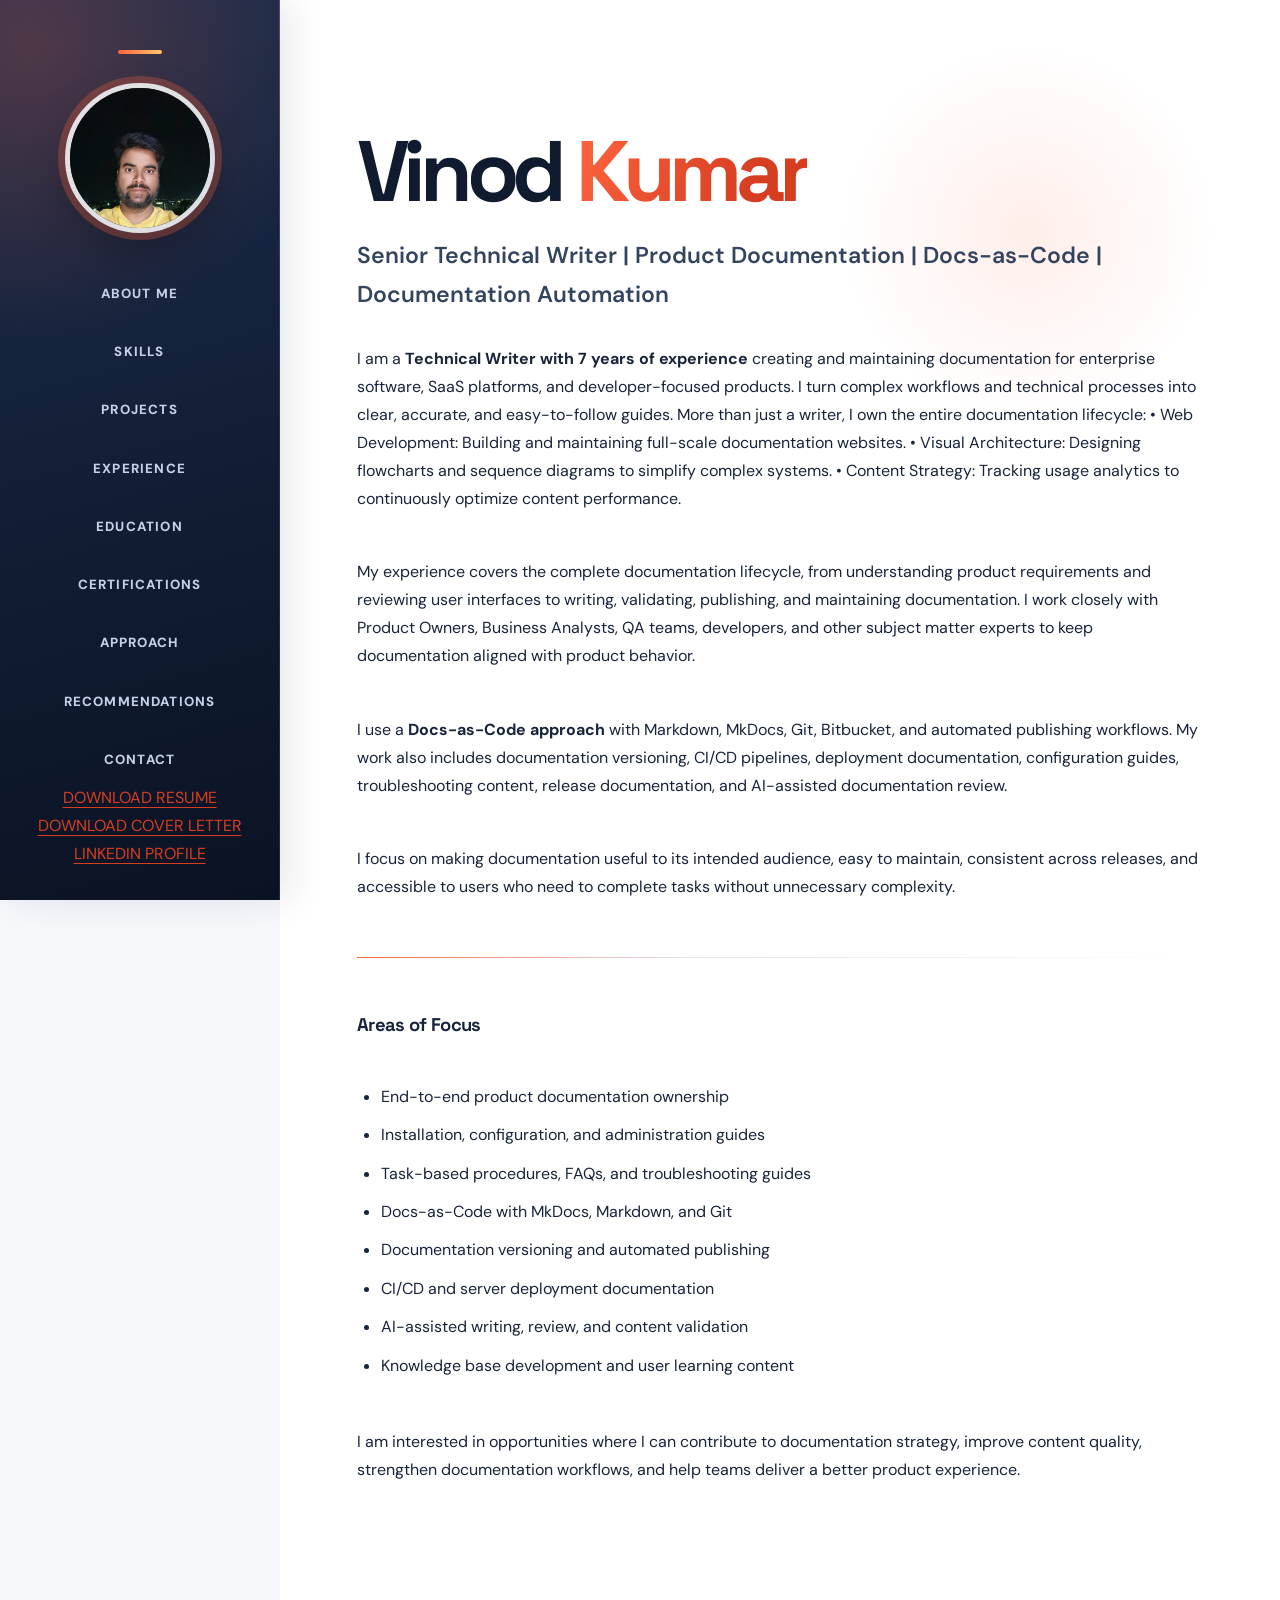
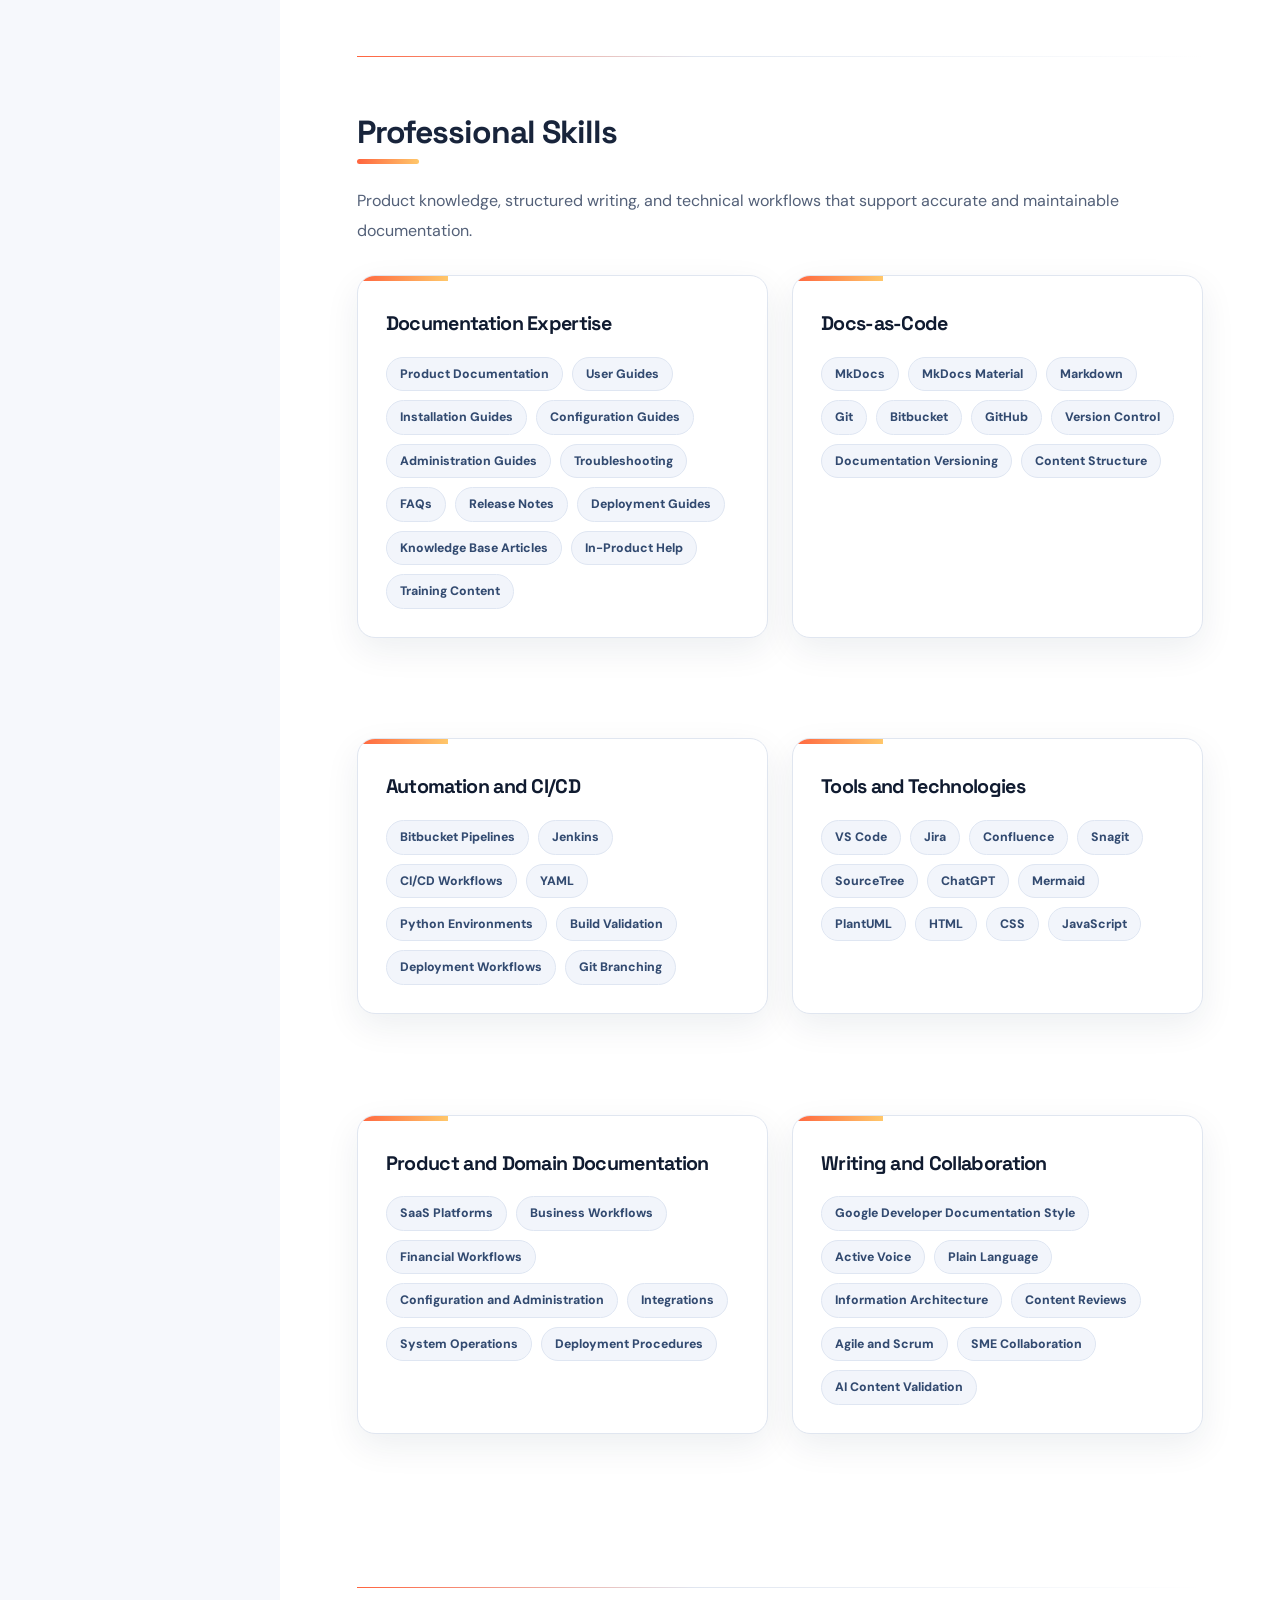
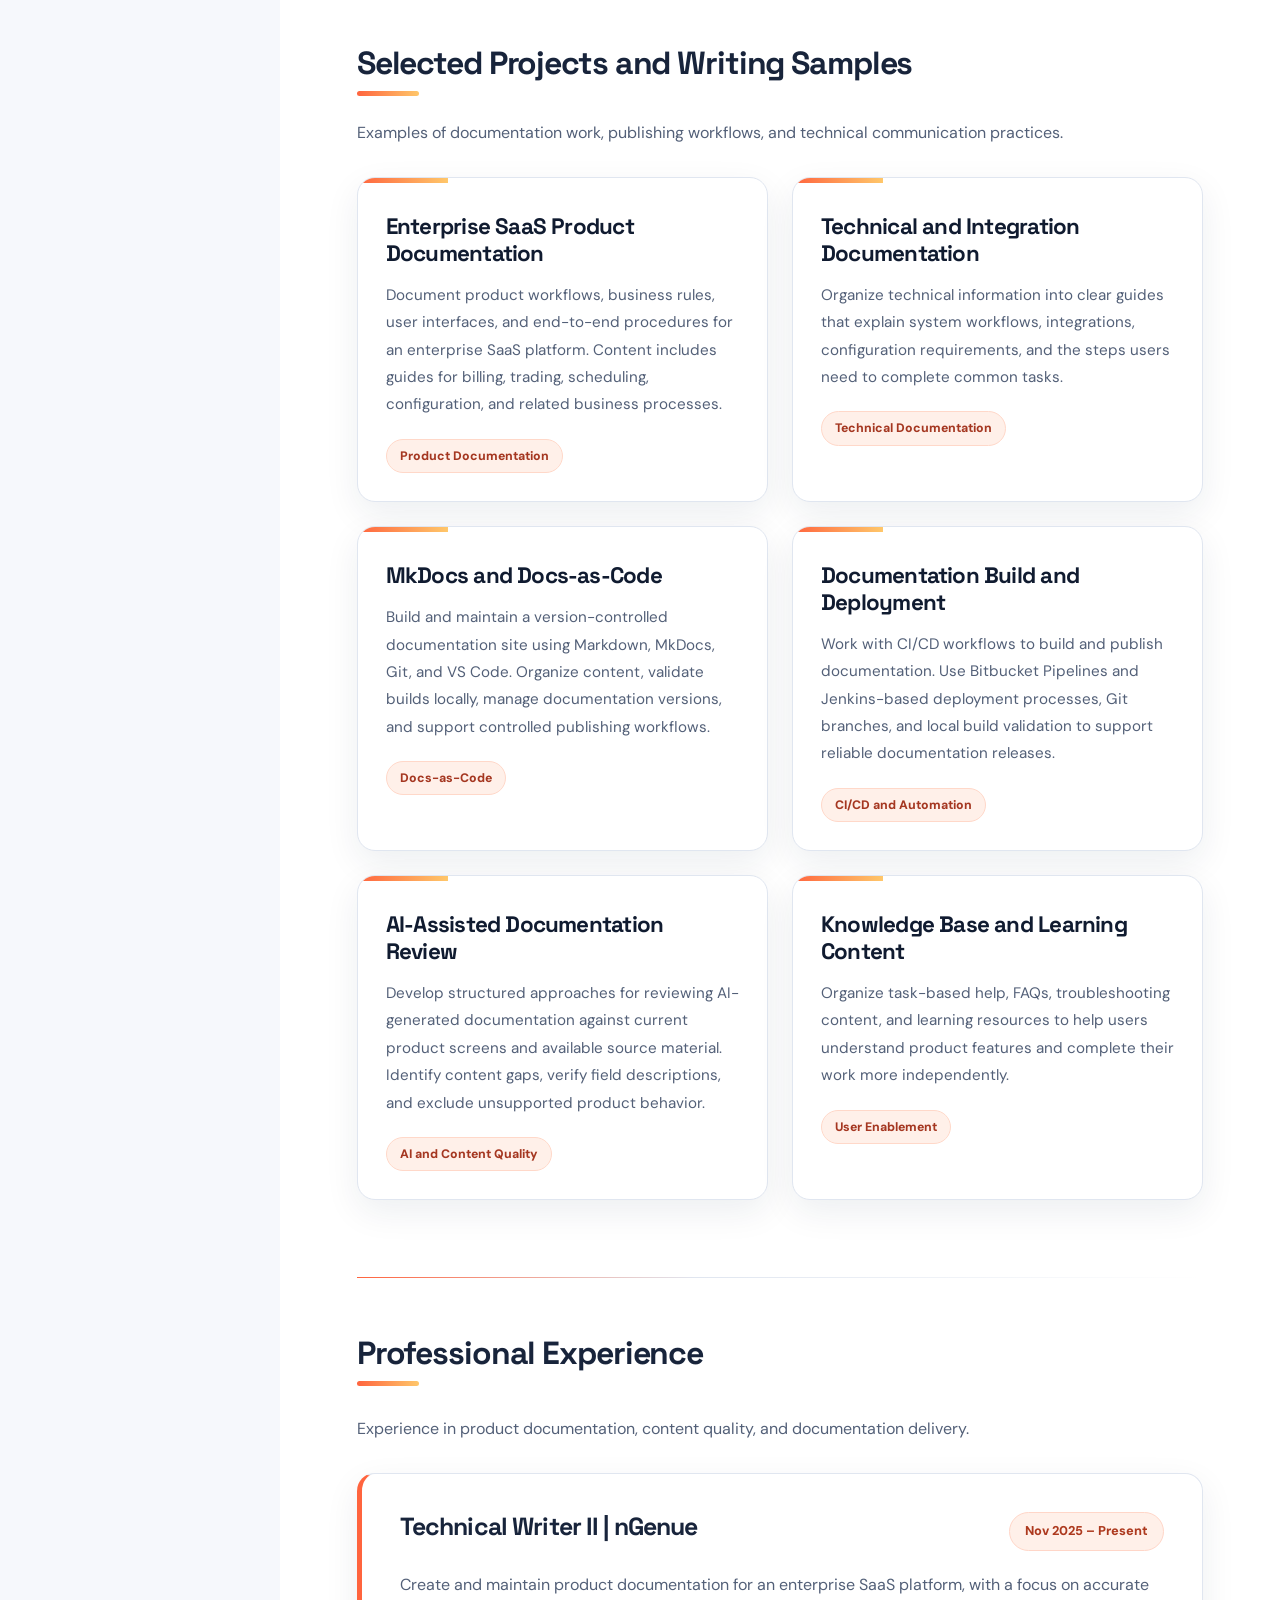
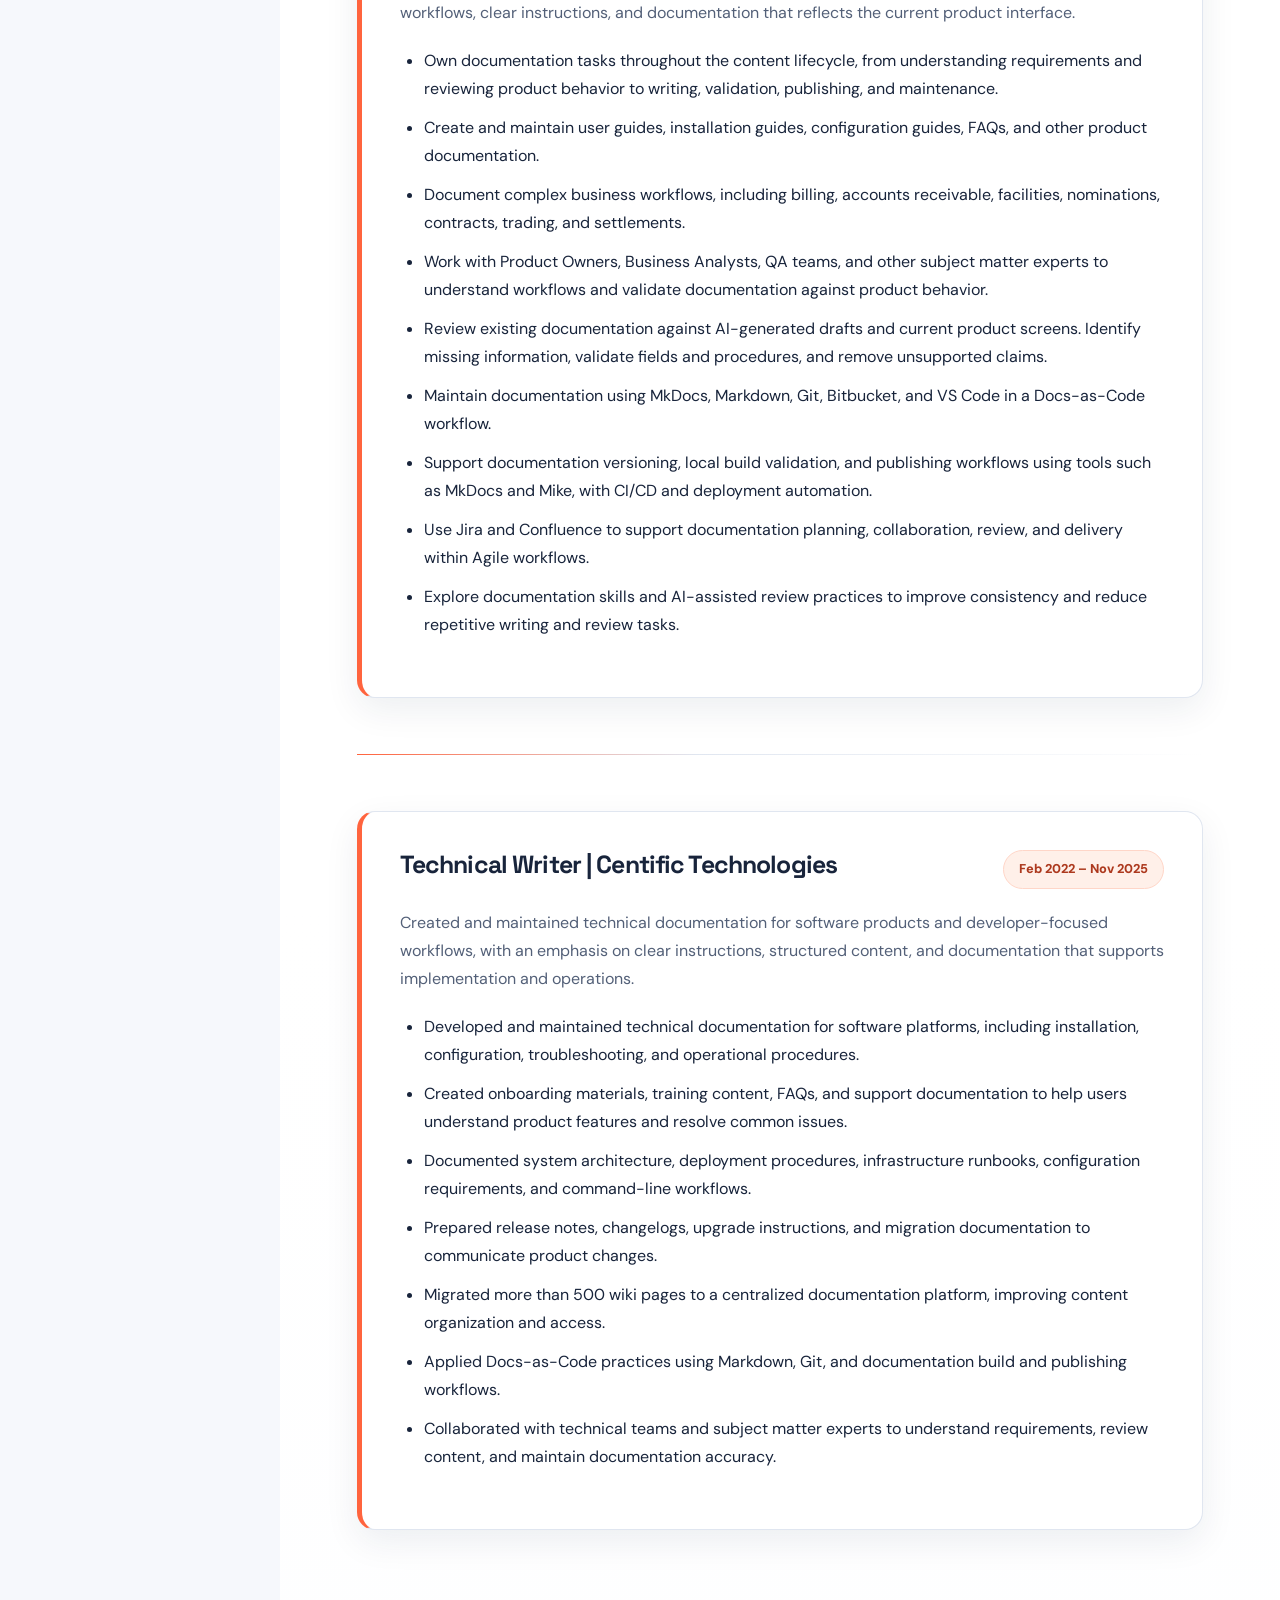
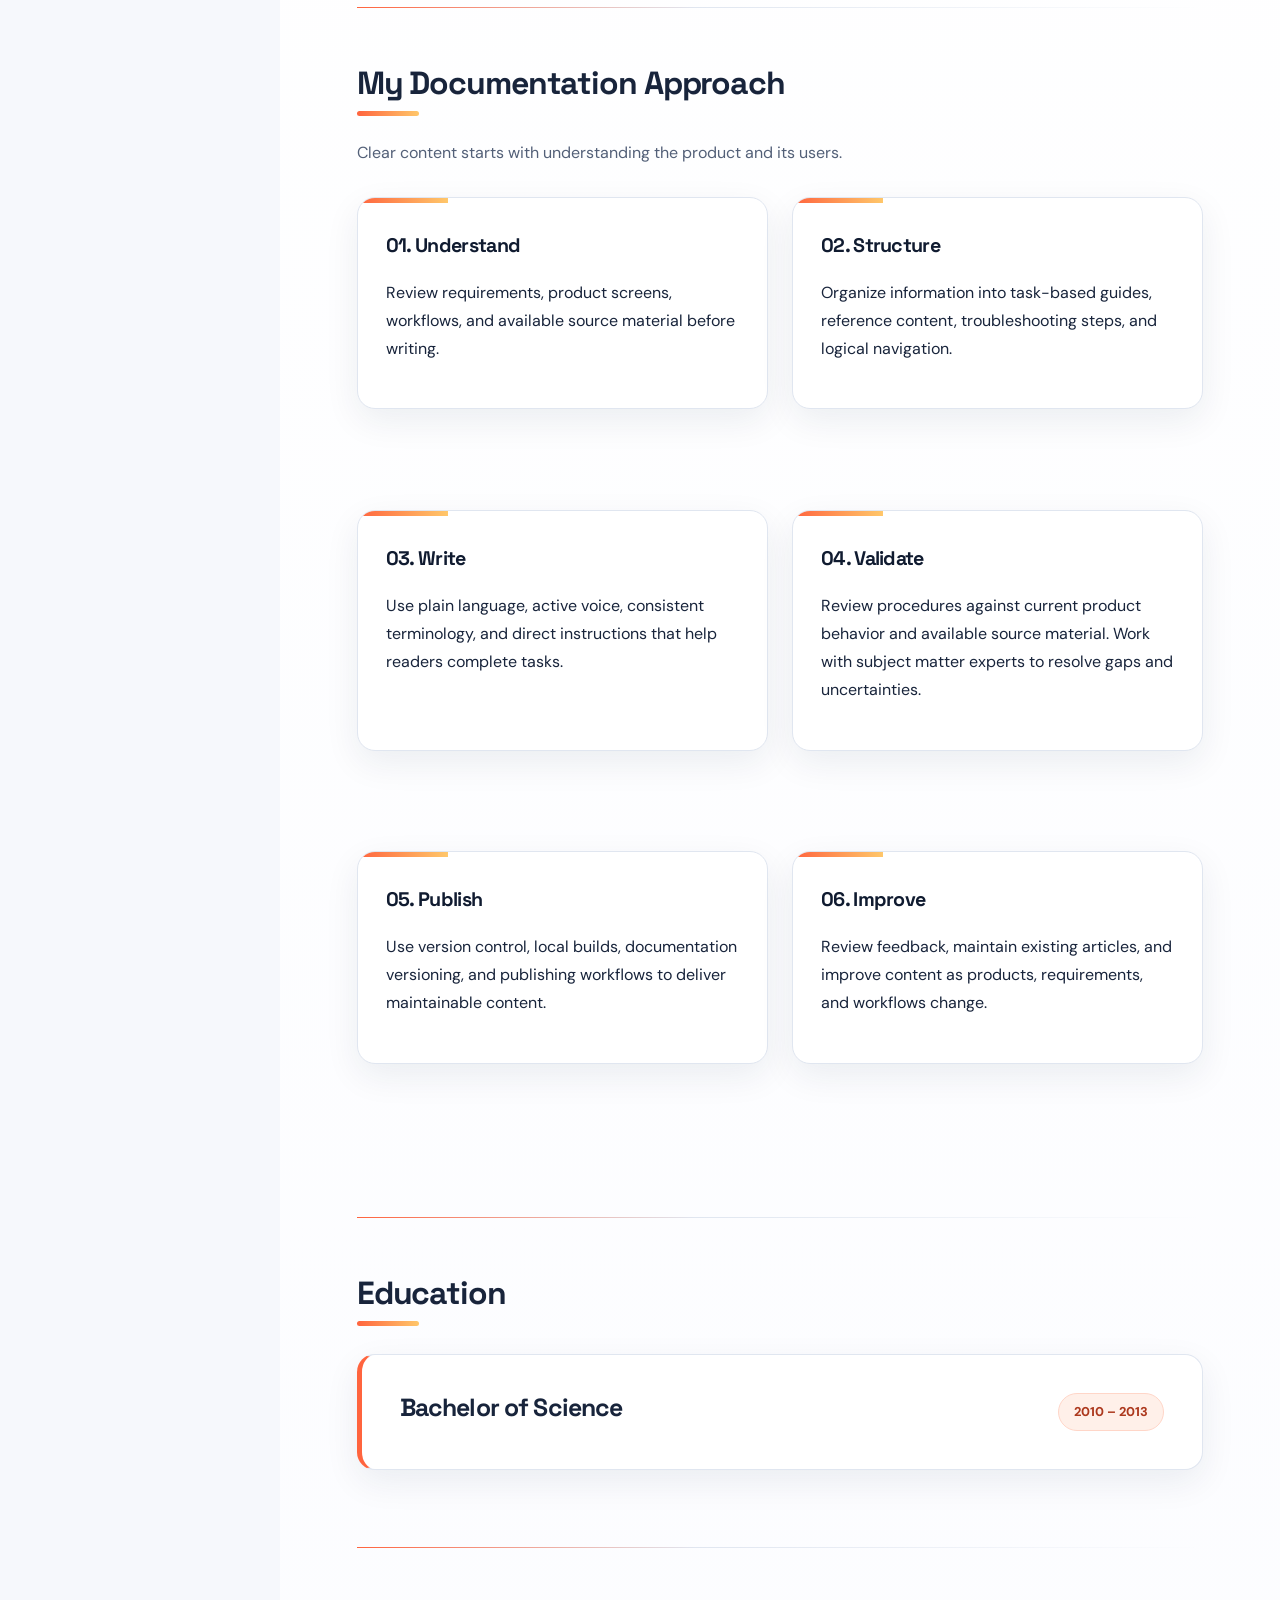
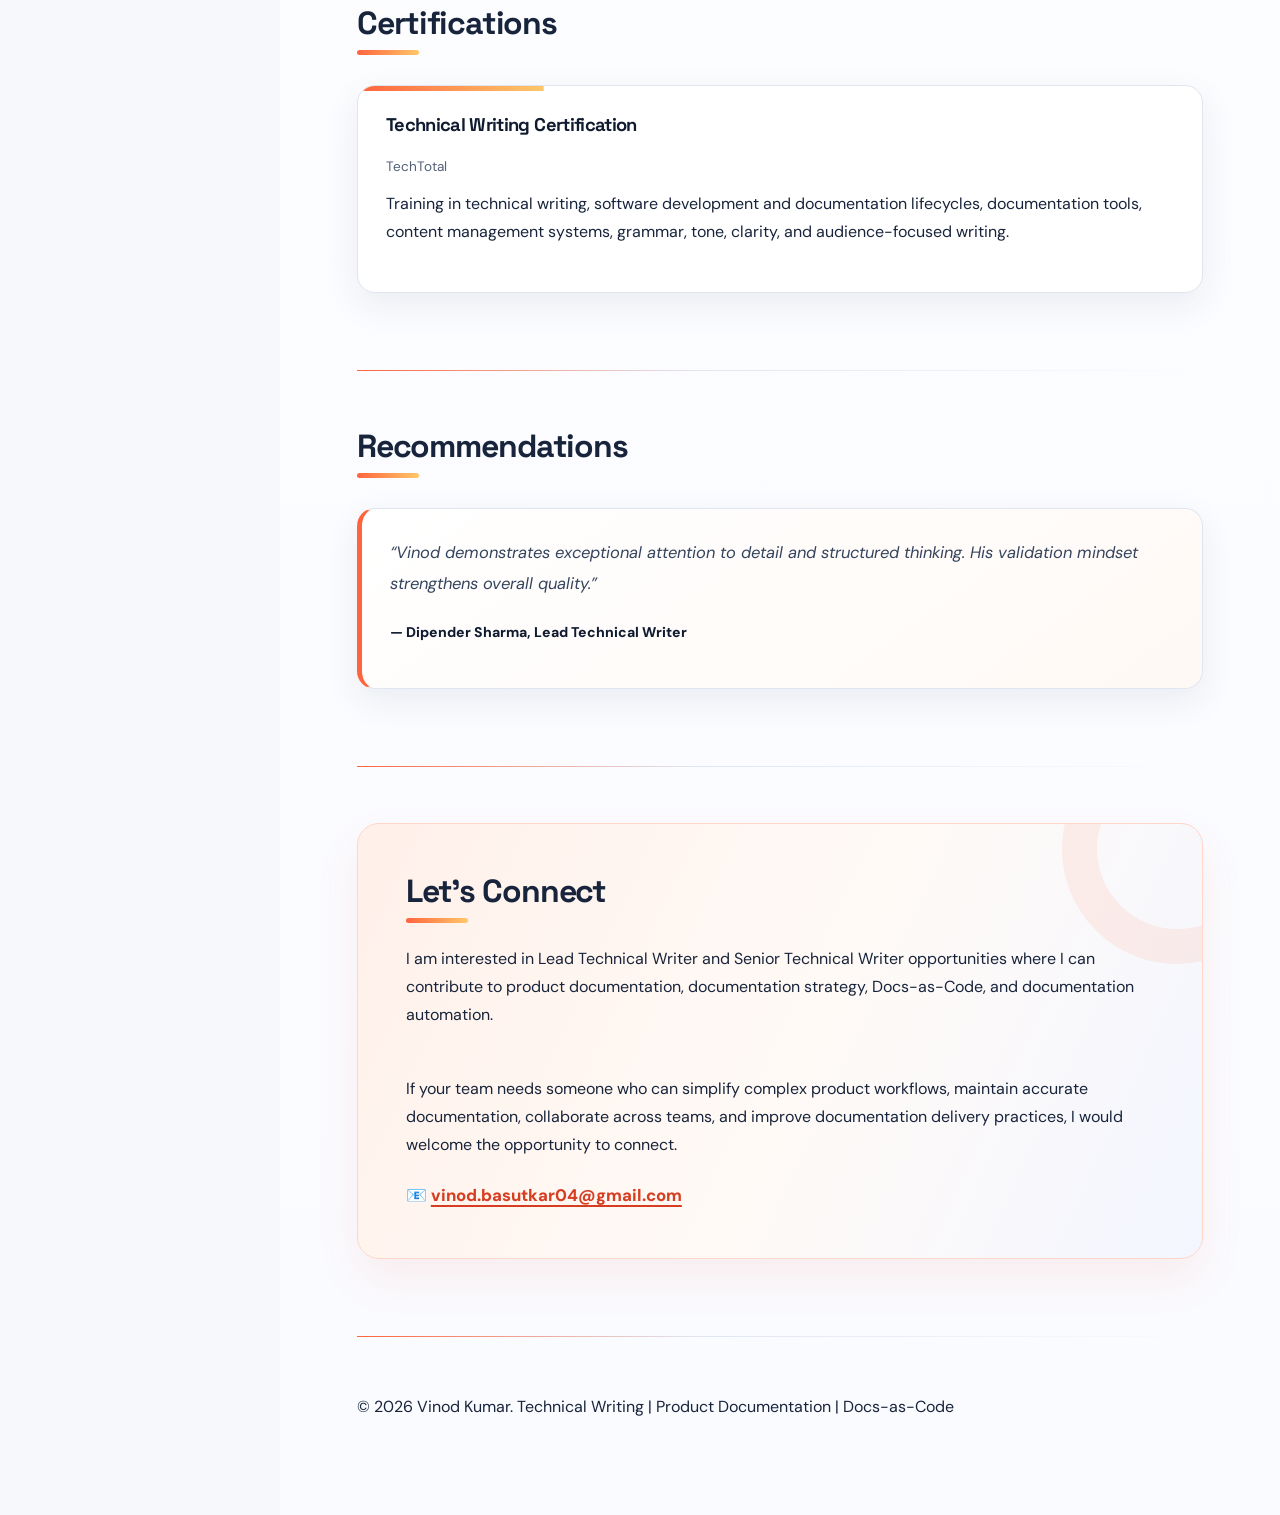
<file: index.html>
<!DOCTYPE html>
<html lang="en">
<head>
  <meta charset="UTF-8">
  <meta name="viewport" content="width=device-width, initial-scale=1.0">

  <meta name="description" content="Vinod Kumar, Senior Technical Writer specializing in product documentation, Docs-as-Code, MkDocs, documentation automation, and developer enablement.">
  <meta name="author" content="Vinod Kumar">
  <meta name="theme-color" content="#111827">

  <title>Vinod Kumar | Senior Technical Writer</title>

  <link rel="stylesheet" href="style.css">
  <link href="https://fonts.googleapis.com/css2?family=Inter:wght@400;500;600;700;800&display=swap" rel="stylesheet">
</head>

<body>

<div class="layout">

  <!-- SIDEBAR -->
  <aside class="sidebar">

    <div class="profile">
      <img src="vinod-kumar.jpg.jpg" alt="Vinod Kumar">
    </div>

    <!-- MAIN NAVIGATION -->
    <nav class="nav" aria-label="Main navigation">
      <a href="#about_me">ABOUT ME</a>
      <a href="#skills">SKILLS</a>
      <a href="#projects">PROJECTS</a>
      <a href="#experience">EXPERIENCE</a>
      <a href="#education">EDUCATION</a>
      <a href="#certifications">CERTIFICATIONS</a>
      <a href="#approach">APPROACH</a>
      <a href="#recommendations">RECOMMENDATIONS</a>
      <a href="#contact">CONTACT</a>
    </nav>

    <!-- RESUME, COVER LETTER AND LINKEDIN -->
    <div class="sidebar-links">
      <a href="Vinod_Kumar_Senior_Technical_Writer_Resume.pdf" download>
        DOWNLOAD RESUME
      </a>

      <a href="Vinod_Kumar_Cover_Letter.docx" download>
        DOWNLOAD COVER LETTER
      </a>

      <a href="https://www.linkedin.com/in/vinod-kumar-075753167/"
         target="_blank"
         rel="noopener noreferrer">
        LINKEDIN PROFILE
      </a>
    </div>

  </aside>

  <!-- MAIN CONTENT -->
  <main class="content">

    <!-- HERO / ABOUT ME -->
    <section id="about_me" class="hero">

      <h1>Vinod <span>Kumar</span></h1>

      <p class="lead">
        Senior Technical Writer | Product Documentation | Docs-as-Code | Documentation Automation
      </p>

      <p>
        I am a <strong>Technical Writer with 7 years of experience</strong>
        creating and maintaining documentation for enterprise software, SaaS platforms, and developer-focused products. 
        I turn complex workflows and technical processes into clear, accurate, and easy-to-follow guides.
        More than just a writer, I own the entire documentation lifecycle:
        • Web Development: Building and maintaining full-scale documentation websites.
        • Visual Architecture: Designing flowcharts and sequence diagrams to simplify complex systems.
        • Content Strategy: Tracking usage analytics to continuously optimize content performance.
      </p>

      <br>

      <p>
        My experience covers the complete documentation lifecycle, from
        understanding product requirements and reviewing user interfaces
        to writing, validating, publishing, and maintaining documentation.
        I work closely with Product Owners, Business Analysts, QA teams,
        developers, and other subject matter experts to keep documentation
        aligned with product behavior.
      </p>

      <br>

      <p>
        I use a <strong>Docs-as-Code approach</strong> with Markdown, MkDocs,
        Git, Bitbucket, and automated publishing workflows. My work also
        includes documentation versioning, CI/CD pipelines, deployment
        documentation, configuration guides, troubleshooting content,
        release documentation, and AI-assisted documentation review.
      </p>

      <br>

      <p>
        I focus on making documentation useful to its intended audience,
        easy to maintain, consistent across releases, and accessible to
        users who need to complete tasks without unnecessary complexity.
      </p>

      <hr>

      <h3>Areas of Focus</h3>

      <br>

      <ul>
        <li>End-to-end product documentation ownership</li>
        <li>Installation, configuration, and administration guides</li>
        <li>Task-based procedures, FAQs, and troubleshooting guides</li>
        <li>Docs-as-Code with MkDocs, Markdown, and Git</li>
        <li>Documentation versioning and automated publishing</li>
        <li>CI/CD and server deployment documentation</li>
        <li>AI-assisted writing, review, and content validation</li>
        <li>Knowledge base development and user learning content</li>
      </ul>

      <br>

      <p>
        I am interested in opportunities where I can contribute to
        documentation strategy, improve content quality, strengthen
        documentation workflows, and help teams deliver a better
        product experience.
      </p>

    </section>

    <hr>

    <!-- SKILLS -->
    <section id="skills">

      <h2>Professional Skills</h2>

      <p class="lead">
        Product knowledge, structured writing, and technical workflows
        that support accurate and maintainable documentation.
      </p>

      <div class="skills-grid">

        <section class="skill-card">
          <h3>Documentation Expertise</h3>
          <div class="skill-tags">
            <span>Product Documentation</span>
            <span>User Guides</span>
            <span>Installation Guides</span>
            <span>Configuration Guides</span>
            <span>Administration Guides</span>
            <span>Troubleshooting</span>
            <span>FAQs</span>
            <span>Release Notes</span>
            <span>Deployment Guides</span>
            <span>Knowledge Base Articles</span>
            <span>In-Product Help</span>
            <span>Training Content</span>
          </div>
        </section>

        <section class="skill-card">
          <h3>Docs-as-Code</h3>
          <div class="skill-tags">
            <span>MkDocs</span>
            <span>MkDocs Material</span>
            <span>Markdown</span>
            <span>Git</span>
            <span>Bitbucket</span>
            <span>GitHub</span>
            <span>Version Control</span>
            <span>Documentation Versioning</span>
            <span>Content Structure</span>
          </div>
        </section>

        <section class="skill-card">
          <h3>Automation and CI/CD</h3>
          <div class="skill-tags">
            <span>Bitbucket Pipelines</span>
            <span>Jenkins</span>
            <span>CI/CD Workflows</span>
            <span>YAML</span>
            <span>Python Environments</span>
            <span>Build Validation</span>
            <span>Deployment Workflows</span>
            <span>Git Branching</span>
          </div>
        </section>

        <section class="skill-card">
          <h3>Tools and Technologies</h3>
          <div class="skill-tags">
            <span>VS Code</span>
            <span>Jira</span>
            <span>Confluence</span>
            <span>Snagit</span>
            <span>SourceTree</span>
            <span>ChatGPT</span>
            <span>Mermaid</span>
            <span>PlantUML</span>
            <span>HTML</span>
            <span>CSS</span>
            <span>JavaScript</span>
          </div>
        </section>

        <section class="skill-card">
          <h3>Product and Domain Documentation</h3>
          <div class="skill-tags">
            <span>SaaS Platforms</span>
            <span>Business Workflows</span>
            <span>Financial Workflows</span>
            <span>Configuration and Administration</span>
            <span>Integrations</span>
            <span>System Operations</span>
            <span>Deployment Procedures</span>
          </div>
        </section>

        <section class="skill-card">
          <h3>Writing and Collaboration</h3>
          <div class="skill-tags">
            <span>Google Developer Documentation Style</span>
            <span>Active Voice</span>
            <span>Plain Language</span>
            <span>Information Architecture</span>
            <span>Content Reviews</span>
            <span>Agile and Scrum</span>
            <span>SME Collaboration</span>
            <span>AI Content Validation</span>
          </div>
        </section>

      </div>
    </section>

    <hr>

    <!-- PROJECTS -->
    <section id="projects">

      <h2>Selected Projects and Writing Samples</h2>

      <p class="lead">
        Examples of documentation work, publishing workflows, and
        technical communication practices.
      </p>

      <div class="projects-grid">

        <a href="project-saas.html" class="project-card">
          <div class="card-content">
            <h2>Enterprise SaaS Product Documentation</h2>
            <p>
              Document product workflows, business rules, user interfaces,
              and end-to-end procedures for an enterprise SaaS platform.
              Content includes guides for billing, trading, scheduling,
              configuration, and related business processes.
            </p>
            <span class="tag">Product Documentation</span>
          </div>
        </a>

        <a href="project-api-vinod.html" class="project-card">
          <div class="card-content">
            <h2>Technical and Integration Documentation</h2>
            <p>
              Organize technical information into clear guides that explain
              system workflows, integrations, configuration requirements,
              and the steps users need to complete common tasks.
            </p>
            <span class="tag">Technical Documentation</span>
          </div>
        </a>

        <a href="project-mkdocs.html" class="project-card">
          <div class="card-content">
            <h2>MkDocs and Docs-as-Code</h2>
            <p>
              Build and maintain a version-controlled documentation site
              using Markdown, MkDocs, Git, and VS Code. Organize content,
              validate builds locally, manage documentation versions,
              and support controlled publishing workflows.
            </p>
            <span class="tag">Docs-as-Code</span>
          </div>
        </a>

        <a href="project-cicd.html" class="project-card">
          <div class="card-content">
            <h2>Documentation Build and Deployment</h2>
            <p>
              Work with CI/CD workflows to build and publish documentation.
              Use Bitbucket Pipelines and Jenkins-based deployment
              processes, Git branches, and local build validation to
              support reliable documentation releases.
            </p>
            <span class="tag">CI/CD and Automation</span>
          </div>
        </a>

        <a href="project-ai-review.html" class="project-card">
          <div class="card-content">
            <h2>AI-Assisted Documentation Review</h2>
            <p>
              Develop structured approaches for reviewing AI-generated
              documentation against current product screens and available
              source material. Identify content gaps, verify field
              descriptions, and exclude unsupported product behavior.
            </p>
            <span class="tag">AI and Content Quality</span>
          </div>
        </a>

        <a href="project-knowledge-base.html" class="project-card">
          <div class="card-content">
            <h2>Knowledge Base and Learning Content</h2>
            <p>
              Organize task-based help, FAQs, troubleshooting content,
              and learning resources to help users understand product
              features and complete their work more independently.
            </p>
            <span class="tag">User Enablement</span>
          </div>
        </a>

      </div>
    </section>

    <hr>

    <!-- EXPERIENCE -->
    <section id="experience" class="section-card">

      <h2>Professional Experience</h2>

      <p class="lead">
        Experience in product documentation, content quality, and
        documentation delivery.
      </p>

      <div class="experience-card">

        <div class="exp-header">
          <h3>Technical Writer II | nGenue</h3>
          <span class="exp-years">Nov 2025 – Present</span>
        </div>

        <p class="exp-summary">
          Create and maintain product documentation for an enterprise
          SaaS platform, with a focus on accurate workflows, clear
          instructions, and documentation that reflects the current
          product interface.
        </p>

        <ul class="exp-list">
          <li>
            Own documentation tasks throughout the content lifecycle,
            from understanding requirements and reviewing product
            behavior to writing, validation, publishing, and maintenance.
          </li>
          <li>
            Create and maintain user guides, installation guides,
            configuration guides, FAQs, and other product documentation.
          </li>
          <li>
            Document complex business workflows, including billing,
            accounts receivable, facilities, nominations, contracts,
            trading, and settlements.
          </li>
          <li>
            Work with Product Owners, Business Analysts, QA teams,
            and other subject matter experts to understand workflows
            and validate documentation against product behavior.
          </li>
          <li>
            Review existing documentation against AI-generated drafts
            and current product screens. Identify missing information,
            validate fields and procedures, and remove unsupported claims.
          </li>
          <li>
            Maintain documentation using MkDocs, Markdown, Git,
            Bitbucket, and VS Code in a Docs-as-Code workflow.
          </li>
          <li>
            Support documentation versioning, local build validation,
            and publishing workflows using tools such as MkDocs and
            Mike, with CI/CD and deployment automation.
          </li>
          <li>
            Use Jira and Confluence to support documentation planning,
            collaboration, review, and delivery within Agile workflows.
          </li>
          <li>
            Explore documentation skills and AI-assisted review
            practices to improve consistency and reduce repetitive
            writing and review tasks.
          </li>
        </ul>

      </div>

      <hr>

      <div class="experience-card">

        <div class="exp-header">
          <h3>Technical Writer | Centific Technologies</h3>
          <span class="exp-years">Feb 2022 – Nov 2025</span>
        </div>

        <p class="exp-summary">
          Created and maintained technical documentation for software
          products and developer-focused workflows, with an emphasis
          on clear instructions, structured content, and documentation
          that supports implementation and operations.
        </p>

        <ul class="exp-list">
          <li>
            Developed and maintained technical documentation for
            software platforms, including installation, configuration,
            troubleshooting, and operational procedures.
          </li>
          <li>
            Created onboarding materials, training content, FAQs,
            and support documentation to help users understand
            product features and resolve common issues.
          </li>
          <li>
            Documented system architecture, deployment procedures,
            infrastructure runbooks, configuration requirements,
            and command-line workflows.
          </li>
          <li>
            Prepared release notes, changelogs, upgrade instructions,
            and migration documentation to communicate product changes.
          </li>
          <li>
            Migrated more than 500 wiki pages to a centralized
            documentation platform, improving content organization
            and access.
          </li>
          <li>
            Applied Docs-as-Code practices using Markdown, Git,
            and documentation build and publishing workflows.
          </li>
          <li>
            Collaborated with technical teams and subject matter
            experts to understand requirements, review content,
            and maintain documentation accuracy.
          </li>
        </ul>

      </div>
    </section>

    <hr>

    <!-- DOCUMENTATION APPROACH -->
    <section id="approach">

      <h2>My Documentation Approach</h2>

      <p class="lead">
        Clear content starts with understanding the product and its users.
      </p>

      <div class="skills-grid">

        <section class="skill-card">
          <h3>01. Understand</h3>
          <p>
            Review requirements, product screens, workflows, and
            available source material before writing.
          </p>
        </section>

        <section class="skill-card">
          <h3>02. Structure</h3>
          <p>
            Organize information into task-based guides, reference
            content, troubleshooting steps, and logical navigation.
          </p>
        </section>

        <section class="skill-card">
          <h3>03. Write</h3>
          <p>
            Use plain language, active voice, consistent terminology,
            and direct instructions that help readers complete tasks.
          </p>
        </section>

        <section class="skill-card">
          <h3>04. Validate</h3>
          <p>
            Review procedures against current product behavior and
            available source material. Work with subject matter
            experts to resolve gaps and uncertainties.
          </p>
        </section>

        <section class="skill-card">
          <h3>05. Publish</h3>
          <p>
            Use version control, local builds, documentation versioning,
            and publishing workflows to deliver maintainable content.
          </p>
        </section>

        <section class="skill-card">
          <h3>06. Improve</h3>
          <p>
            Review feedback, maintain existing articles, and improve
            content as products, requirements, and workflows change.
          </p>
        </section>

      </div>
    </section>

    <hr>

    <!-- EDUCATION -->
    <section id="education" class="section-card">

      <h2>Education</h2>

      <div class="experience-card">
        <div class="exp-header">
          <h3>Bachelor of Science</h3>
          <span class="exp-years">2010 – 2013</span>
        </div>
      </div>

    </section>

    <hr>

    <!-- CERTIFICATIONS -->
    <section id="certifications">

      <h2>Certifications</h2>

      <div class="cert-grid">
        <div class="cert-card">
          <h3>Technical Writing Certification</h3>
          <p class="cert-meta">TechTotal</p>
          <p>
            Training in technical writing, software development
            and documentation lifecycles, documentation tools,
            content management systems, grammar, tone, clarity,
            and audience-focused writing.
          </p>
        </div>
      </div>

    </section>

    <hr>

    <!-- RECOMMENDATIONS -->
    <section id="recommendations">

      <h2>Recommendations</h2>

      <div class="recommend-grid">
        <div class="recommend-card">
          <p class="quote">
            “Vinod demonstrates exceptional attention to detail and
            structured thinking. His validation mindset strengthens
            overall quality.”
          </p>

          <p class="author">
            — Dipender Sharma, Lead Technical Writer
          </p>
        </div>
      </div>

    </section>

    <hr>

    <!-- CONTACT -->
    <section id="contact" class="connect-card">

      <h2>Let's Connect</h2>

      <p>
        I am interested in Lead Technical Writer and Senior Technical
        Writer opportunities where I can contribute to product
        documentation, documentation strategy, Docs-as-Code,
        and documentation automation.
      </p>

      <br>

      <p>
        If your team needs someone who can simplify complex product
        workflows, maintain accurate documentation, collaborate
        across teams, and improve documentation delivery practices,
        I would welcome the opportunity to connect.
      </p>

      <div class="contact-box">
        📧
        <a href="mailto:vinod.basutkar04@gmail.com">
          vinod.basutkar04@gmail.com
        </a>
      </div>

    </section>

    <hr>

    <!-- FOOTER -->
    <footer>
      <p>
        © <span id="current-year">2026</span> Vinod Kumar.
        Technical Writing | Product Documentation | Docs-as-Code
      </p>
    </footer>

  </main>

</div>

<script>
  document.getElementById("current-year").textContent =
    new Date().getFullYear();
</script>

<script src="script.js"></script>

</body>
</html>
</file>
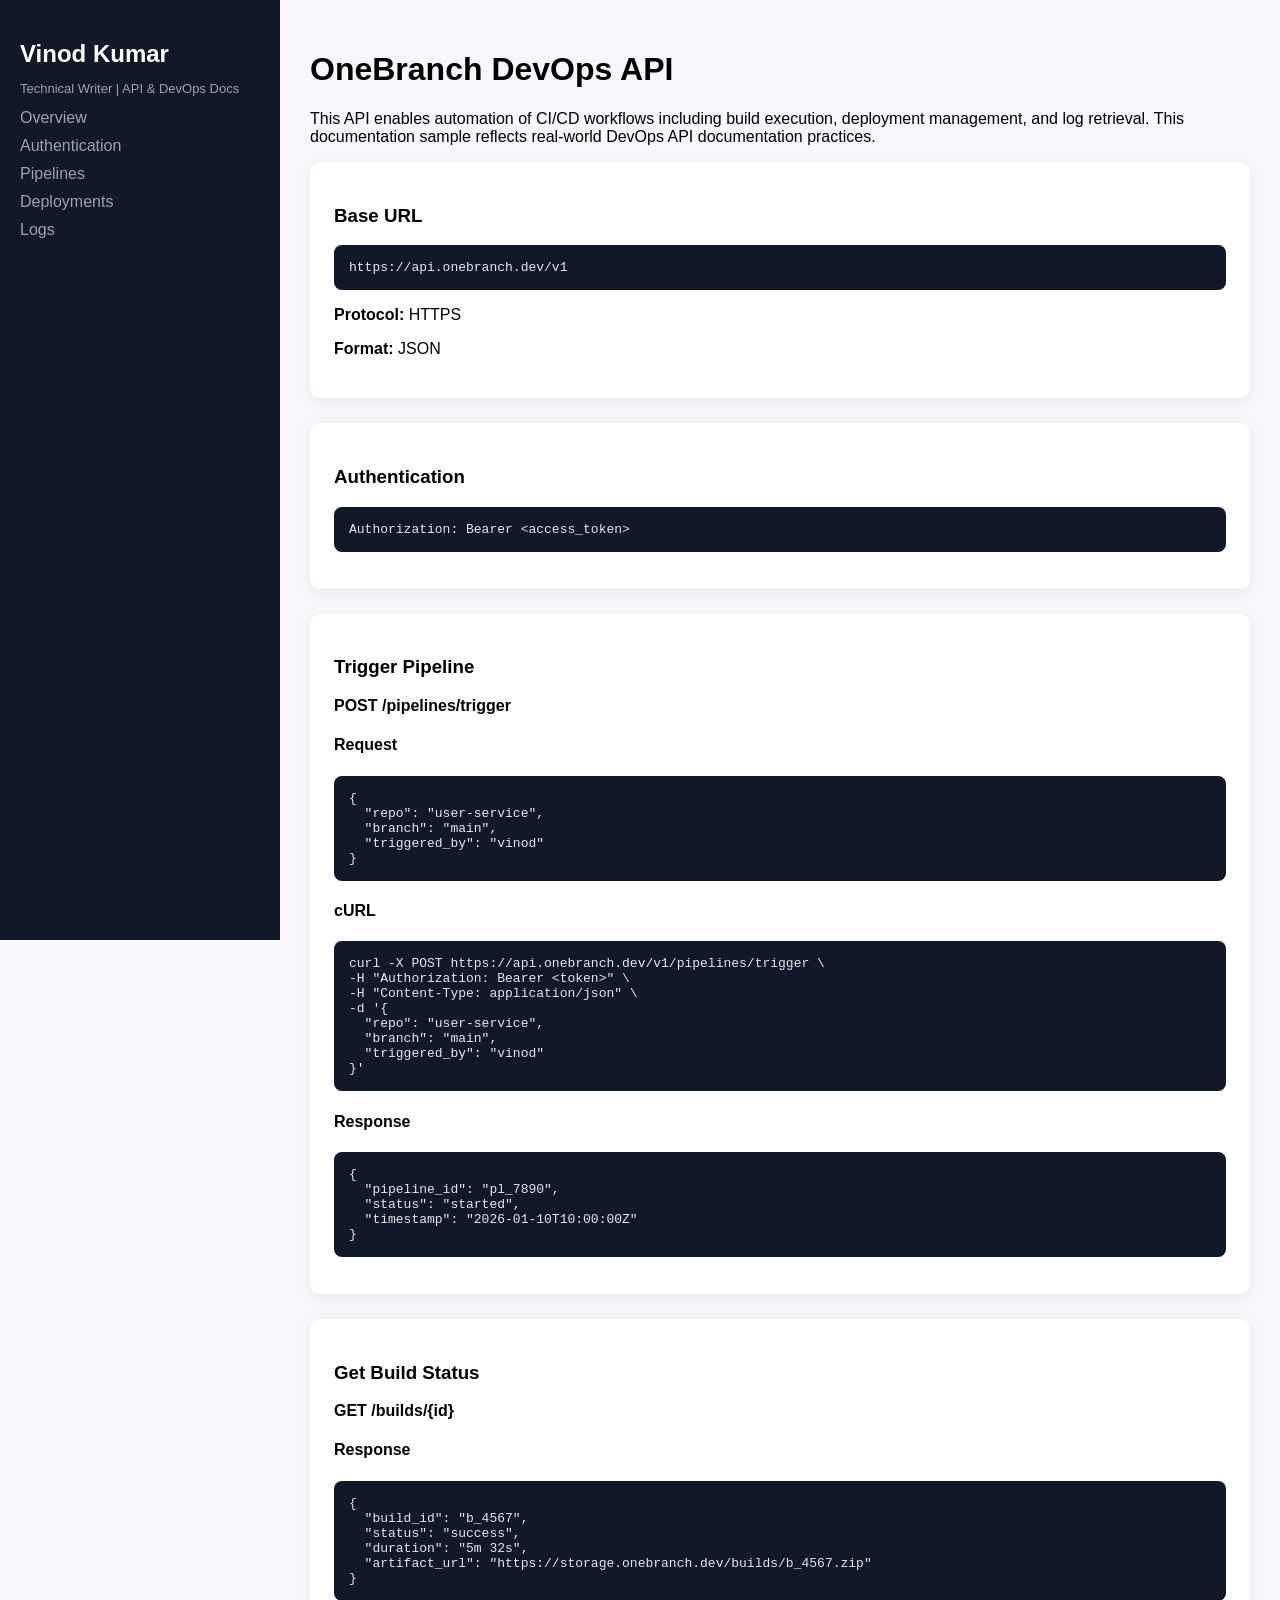
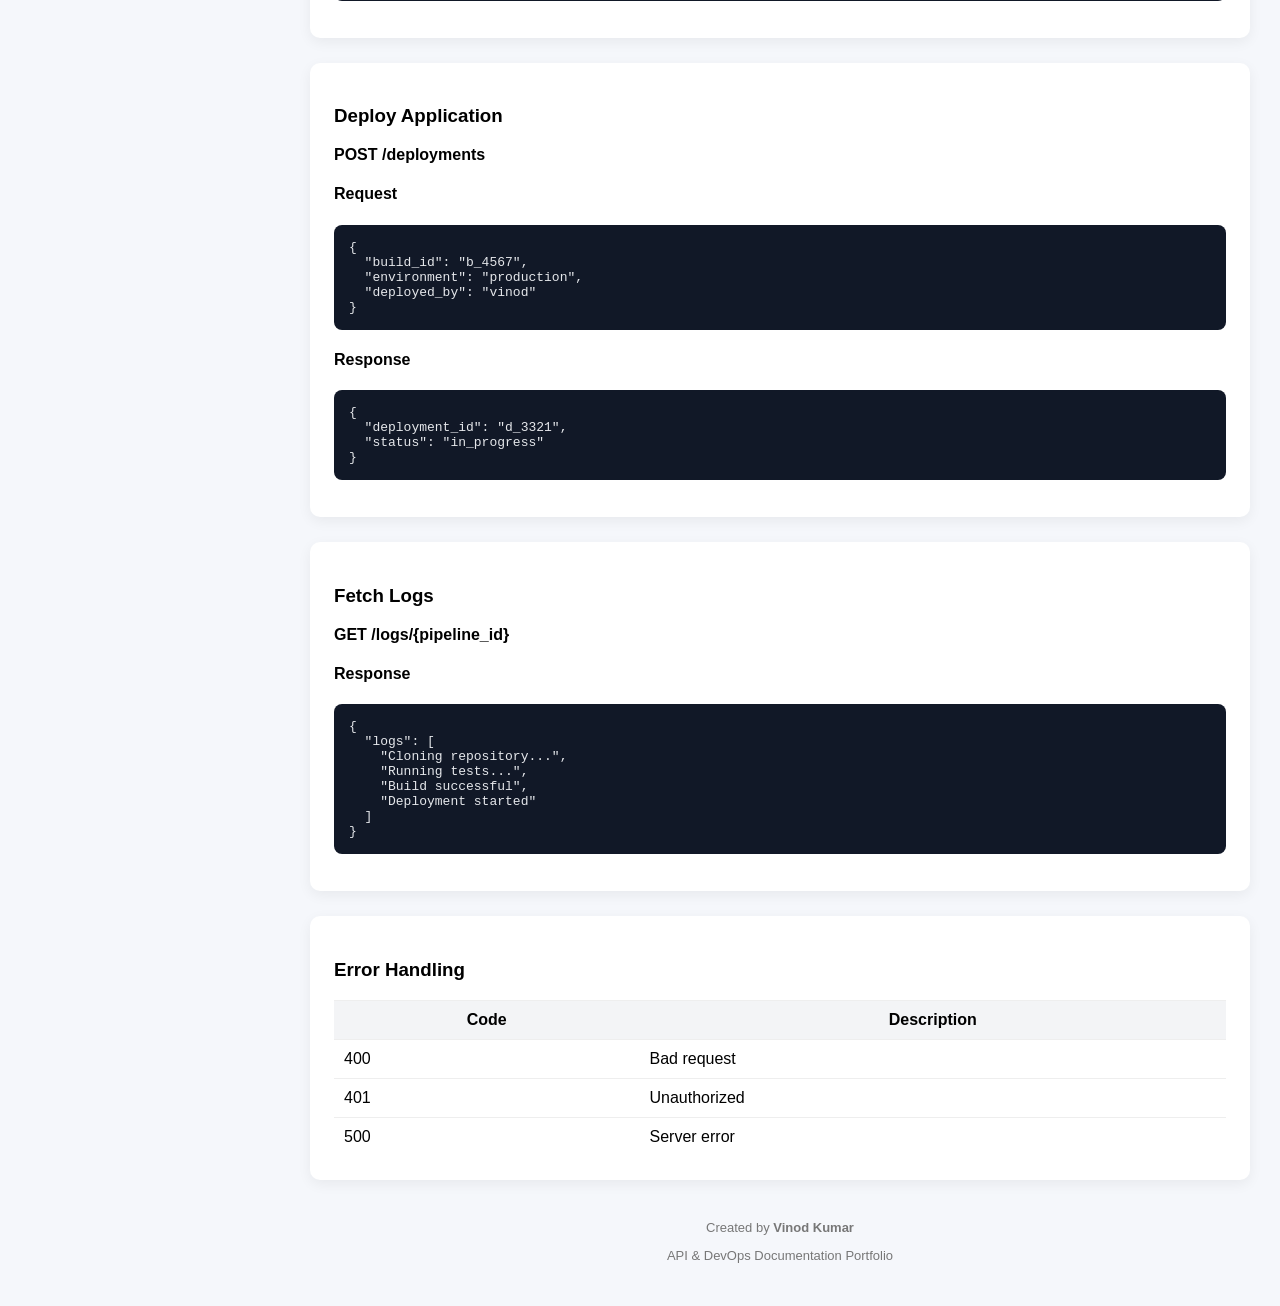
<file: project-api-vinod.html>
<!DOCTYPE html>
<html lang="en">
<head>
<meta charset="UTF-8">
<title>User Management API – Documentation</title>

<style>
body { font-family: Arial; background:#f5f7fb; margin:0; }
.layout { display:flex; }

/* Sidebar */
.sidebar {
  width:240px;
  background:#111827;
  color:#fff;
  padding:20px;
  height:100vh;
}

.sidebar h2 { margin-bottom:5px; }
.sidebar p { font-size:13px; color:#9ca3af; }

.sidebar a {
  display:block;
  color:#9ca3af;
  margin:10px 0;
  text-decoration:none;
}
.sidebar a:hover { color:#fff; }

/* Content */
.content { padding:30px; flex:1; }

.section-card {
  background:#fff;
  padding:24px;
  margin-bottom:25px;
  border-radius:10px;
  box-shadow:0 4px 14px rgba(0,0,0,0.06);
}

pre {
  background:#111827;
  color:#e5e7eb;
  padding:15px;
  border-radius:8px;
  overflow-x:auto;
}

code {
  background:#e5e7eb;
  padding:3px 6px;
  border-radius:5px;
}

/* Table */
table { width:100%; border-collapse:collapse; }
th, td { padding:10px; border-top:1px solid #eee; }
th { background:#f3f4f6; }

/* Badge */
.badge { padding:4px 10px; border-radius:20px; font-size:12px; }
.post { background:#dcfce7; color:#166534; }
.get { background:#dbeafe; color:#1e40af; }

/* Footer */
.footer {
  text-align:center;
  font-size:13px;
  color:#777;
  margin-top:40px;
}
</style>
</head>

<body>

<div class="layout">

<!-- Sidebar -->
<aside class="sidebar">
  <h2>Vinod Kumar</h2>
  <p>Technical Writer | API & DevOps Docs</p>

  <a href="#">Overview</a>
  <a href="#">Authentication</a>
  <a href="#">Pipelines</a>
  <a href="#">Deployments</a>
  <a href="#">Logs</a>
</aside>

<!-- Content -->
<main class="content">

<h1>OneBranch DevOps API</h1>

<p>
This API enables automation of CI/CD workflows including build execution, deployment management, 
and log retrieval. This documentation sample reflects real-world DevOps API documentation practices.
</p>

<!-- Overview -->
<div class="section-card">
<h3>Base URL</h3>
<pre>https://api.onebranch.dev/v1</pre>

<p><strong>Protocol:</strong> HTTPS</p>
<p><strong>Format:</strong> JSON</p>
</div>

<!-- Auth -->
<div class="section-card">
<h3>Authentication</h3>
<pre>Authorization: Bearer &lt;access_token&gt;</pre>
</div>

<!-- Pipeline Trigger -->
<div class="section-card">
<h3>Trigger Pipeline</h3>

<p><strong>POST /pipelines/trigger</strong></p>

<h4>Request</h4>
<pre>
{
  "repo": "user-service",
  "branch": "main",
  "triggered_by": "vinod"
}
</pre>

<h4>cURL</h4>
<pre>
curl -X POST https://api.onebranch.dev/v1/pipelines/trigger \
-H "Authorization: Bearer &lt;token&gt;" \
-H "Content-Type: application/json" \
-d '{
  "repo": "user-service",
  "branch": "main",
  "triggered_by": "vinod"
}'
</pre>

<h4>Response</h4>
<pre>
{
  "pipeline_id": "pl_7890",
  "status": "started",
  "timestamp": "2026-01-10T10:00:00Z"
}
</pre>

</div>

<!-- Build Status -->
<div class="section-card">
<h3>Get Build Status</h3>

<p><strong>GET /builds/{id}</strong></p>

<h4>Response</h4>
<pre>
{
  "build_id": "b_4567",
  "status": "success",
  "duration": "5m 32s",
  "artifact_url": "https://storage.onebranch.dev/builds/b_4567.zip"
}
</pre>

</div>

<!-- Deployment -->
<div class="section-card">
<h3>Deploy Application</h3>

<p><strong>POST /deployments</strong></p>

<h4>Request</h4>
<pre>
{
  "build_id": "b_4567",
  "environment": "production",
  "deployed_by": "vinod"
}
</pre>

<h4>Response</h4>
<pre>
{
  "deployment_id": "d_3321",
  "status": "in_progress"
}
</pre>

</div>

<!-- Logs -->
<div class="section-card">
<h3>Fetch Logs</h3>

<p><strong>GET /logs/{pipeline_id}</strong></p>

<h4>Response</h4>
<pre>
{
  "logs": [
    "Cloning repository...",
    "Running tests...",
    "Build successful",
    "Deployment started"
  ]
}
</pre>

</div>

<!-- Errors -->
<div class="section-card">
<h3>Error Handling</h3>

<table>
<tr><th>Code</th><th>Description</th></tr>
<tr><td>400</td><td>Bad request</td></tr>
<tr><td>401</td><td>Unauthorized</td></tr>
<tr><td>500</td><td>Server error</td></tr>
</table>

</div>

<!-- Footer -->
<div class="footer">
<p>Created by <strong>Vinod Kumar</strong></p>
<p>API & DevOps Documentation Portfolio</p>
</div>

</main>
</div>

</body>
</html>
</file>
<file: style.css>
/* VINOD PORTFOLIO | Bold editorial design | 2026
   Drop-in replacement for the existing stylesheet.
   Works with the supplied class names; no JavaScript required. */
@import url('https://fonts.googleapis.com/css2?family=DM+Sans:wght@400;500;600;700;800&family=Space+Grotesk:wght@400;500;600;700&display=swap');

:root {
  color-scheme: light;
  --navy: #101b30;
  --navy-2: #1b2b46;
  --ink: #18243b;
  --muted: #536078;
  --accent: #ff643e;
  --accent-deep: #d63e22;
  --accent-soft: #fff0e9;
  --gold: #ffc76a;
  --surface: #fff;
  --surface-alt: #f6f8fc;
  --border: #e0e6f0;
  --shadow: 0 12px 35px rgba(20,35,68,.075);
  --shadow-hover: 0 22px 55px rgba(20,35,68,.17);
  --radius: 18px;
  --sidebar-width: 280px;
  --content-width: 1160px;
  --ease: cubic-bezier(.22,1,.36,1);
}
*, *::before, *::after { box-sizing: border-box; }
html { scroll-behavior: smooth; scroll-padding-top: 30px; }
body { min-width: 320px; margin: 0; color: var(--ink); background: var(--surface-alt); font: 400 16px/1.75 'DM Sans', system-ui, sans-serif; -webkit-font-smoothing: antialiased; }
img, svg { max-width: 100%; }
img { height: auto; }
a { color: var(--accent-deep); text-underline-offset: 4px; transition: color .2s ease; }
a:hover { color: var(--accent); }
:focus-visible { outline: 3px solid var(--accent); outline-offset: 4px; }
::selection { background: var(--gold); color: var(--navy); }
h1, h2, h3, h4 { font-family: 'Space Grotesk', 'DM Sans', sans-serif; line-height: 1.2; letter-spacing: -.035em; }
h1, h2, h3, h4, p { margin-top: 0; }
h2 { margin-bottom: 22px; font-size: clamp(1.65rem, 2.5vw, 2.3rem); font-weight: 700; }
h3 { font-size: 1.15rem; }
p { margin-bottom: 1.1em; }
ul, ol { margin: 0 0 1.3rem; padding-left: 1.5rem; }
li { margin-bottom: .65rem; }
hr { height: 1px; margin: 56px 0; border: 0; background: linear-gradient(90deg, var(--accent), var(--border) 40%, transparent); }
section, .section-card { position: relative; margin-bottom: clamp(55px, 6vw, 90px); scroll-margin-top: 35px; }
section > h2, .section-card > h2 { position: relative; display: table; padding-bottom: 13px; }
section > h2::after, .section-card > h2::after { content: ''; position: absolute; left: 0; bottom: 0; width: 62px; height: 5px; border-radius: 9px; background: linear-gradient(90deg, var(--accent), var(--gold)); }

/* Fixed, visually rich navigation */
.layout { display: flex; min-height: 100vh; }
.sidebar { position: fixed; inset: 0 auto 0 0; z-index: 30; width: var(--sidebar-width); height: 100vh; overflow-y: auto; padding: 50px 23px 32px; color: #fff; text-align: center; background: radial-gradient(circle at 10% 5%, rgba(255,100,62,.23), transparent 34%), linear-gradient(165deg, #1b2d4d 0%, #101b30 64%, #0b1323 100%); border-right: 1px solid rgba(255,255,255,.09); box-shadow: 9px 0 35px rgba(13,25,46,.10); }
.sidebar::before { content: ''; display: block; width: 44px; height: 4px; margin: 0 auto 29px; border-radius: 10px; background: linear-gradient(90deg, var(--accent), var(--gold)); }
.profile img { display: block; width: 150px; height: 150px; margin: 0 auto 36px; border: 5px solid rgba(255,255,255,.85); border-radius: 50%; object-fit: cover; box-shadow: 0 0 0 7px rgba(255,100,62,.28), 0 20px 42px rgba(0,0,0,.25); }
.nav { display: flex; flex-direction: column; gap: 9px; }
.nav a { display: block; padding: 12px 16px; border: 1px solid transparent; border-radius: 12px; color: #c5d1e7; text-decoration: none; font-size: .83rem; font-weight: 800; letter-spacing: .09em; text-transform: uppercase; transition: color .25s ease, background .25s ease, transform .25s var(--ease), border-color .25s ease; }
.nav a:hover, .nav a:focus-visible { color: #fff; background: rgba(255,255,255,.11); border-color: rgba(255,255,255,.12); transform: translateX(4px); }
.nav a.active, .nav a[aria-current='page'], .nav a[aria-current='location'] { color: #fff; background: linear-gradient(100deg, rgba(255,100,62,.30), rgba(255,100,62,.09)); border-color: rgba(255,154,109,.40); box-shadow: inset 4px 0 0 var(--accent); }

/* Spacious content with a confident hero */
.content { flex: 1; min-width: 0; margin-left: var(--sidebar-width); padding: clamp(46px, 6vw, 95px) clamp(26px, 6vw, 105px); background: linear-gradient(180deg, #fff 0%, #fff 60%, #fafbff 100%); }
.content > * { max-width: var(--content-width); }
.hero { position: relative; isolation: isolate; padding: clamp(30px, 4vw, 65px) 0 clamp(48px, 6vw, 85px); }
.hero::before { content: ''; position: absolute; z-index: -1; top: -40px; right: -20px; width: min(38vw, 390px); height: min(38vw, 390px); pointer-events: none; background: radial-gradient(circle, rgba(255,100,62,.11), transparent 68%); }
.hero h1 { max-width: 100%; margin-bottom: 20px; font-size: clamp(3.3rem, 6.7vw, 6.5rem); font-weight: 700; line-height: 1.03; letter-spacing: -.075em; color: var(--navy); overflow-wrap: anywhere; }
.hero h1 span { color: var(--accent-deep); background: linear-gradient(110deg, #ff643e 0%, #d63e22 75%); -webkit-background-clip: text; background-clip: text; -webkit-text-fill-color: transparent; }
.hero .lead { max-width: 790px; font-size: clamp(1.16rem, 1.8vw, 1.48rem); font-weight: 600; color: #33445f; line-height: 1.7; }
.lead { max-width: 790px; margin-bottom: 30px; color: var(--muted); font-size: 1rem; line-height: 1.85; }

/* Shared premium card treatments */
.project-card, .skill-card, .cert-card, .doc-card, .experience-card, .education-card, .recommend-card, .philo-box { min-width: 0; background: var(--surface); border: 1px solid var(--border); border-radius: var(--radius); box-shadow: var(--shadow); }
.projects-grid, .skills-grid, .cert-grid, .recommend-grid { display: grid; grid-template-columns: repeat(auto-fit, minmax(min(100%, 280px), 1fr)); gap: 24px; margin-top: 30px; }
.project-card, .skill-card, .cert-card { position: relative; overflow: hidden; padding: 28px; transition: transform .35s var(--ease), box-shadow .35s ease, border-color .35s ease; }
.project-card::before, .skill-card::before, .cert-card::before { content: ''; position: absolute; top: 0; left: 0; right: 0; height: 5px; background: linear-gradient(90deg, var(--accent), var(--gold)); transform: scaleX(.22); transform-origin: left; transition: transform .35s var(--ease); }
.project-card:hover, .skill-card:hover, .cert-card:hover { transform: translateY(-8px); border-color: #ffc3b0; box-shadow: var(--shadow-hover); }
.project-card:hover::before, .skill-card:hover::before, .cert-card:hover::before { transform: scaleX(1); }
.project-card { display: flex; flex-direction: column; color: var(--ink); text-decoration: none; }
.project-card:hover { color: var(--ink); }
.project-card h2 { margin: 8px 0 14px; color: var(--navy); font-size: 1.4rem; font-weight: 700; }
.project-card p { margin: 0 0 20px; color: var(--muted); font-size: .95rem; line-height: 1.8; }
.project-card .tag { align-self: flex-start; margin-top: auto; }
.tag, .skill-tags span { display: inline-flex; align-items: center; max-width: 100%; padding: 7px 13px; border: 1px solid #ffd8c9; border-radius: 100px; background: var(--accent-soft); color: #a53721; font-size: .77rem; font-weight: 800; line-height: 1.5; }
.skills-page { max-width: 1000px; }
.skills-block { margin-bottom: 46px; }
.skills-block h3 { margin-bottom: 17px; font-size: 1.1rem; letter-spacing: .025em; color: var(--navy); }
.skills-block ul { margin: 0; padding: 0; list-style: none; }
.skills-block li { position: relative; margin-bottom: 10px; padding-left: 24px; }
.skills-block li::before { content: '›'; position: absolute; left: 0; color: var(--accent-deep); font-size: 1.3em; font-weight: 800; line-height: 1.25; }
.skill-card h3 { margin: 8px 0 21px; font-size: 1.23rem; color: var(--navy); }
.skill-tags { display: flex; flex-wrap: wrap; gap: 9px; }
.skill-tags span { border-color: #dfe6f2; background: #f2f5fb; color: #324a70; }
.cert-meta { margin-bottom: 12px; color: var(--muted); font-size: .85rem; }
.cert-card h3 { color: var(--navy); }

/* Experience, education and testimonials */
.section-card h2 { margin-bottom: 28px; }
.experience-card, .education-card { padding: clamp(24px, 3vw, 38px); border-left: 5px solid var(--accent); }
.exp-header { display: flex; justify-content: space-between; align-items: flex-start; flex-wrap: wrap; gap: 16px; }
.exp-header h3 { margin-bottom: 8px; font-size: clamp(1.2rem, 2vw, 1.55rem); }
.exp-years { display: inline-flex; align-items: center; padding: 7px 15px; border: 1px solid #ffd6c8; border-radius: 100px; background: var(--accent-soft); color: #ad391e; font-size: .8rem; font-weight: 800; }
.exp-summary { margin: 20px 0; color: var(--muted); }
.exp-list li { margin-bottom: 11px; }
.exp-transition { margin-top: 22px; font-weight: 700; color: var(--navy); }
.recommend-card { padding: 28px; border-left: 5px solid var(--accent); background: linear-gradient(145deg, #fff 0%, #fff9f5 100%); }
.quote { margin-bottom: 20px; color: #35445d; font-size: 1.03rem; font-style: italic; line-height: 1.9; }
.author { color: var(--navy); font-size: .88rem; font-weight: 800; }
.philosophy-grid { display: grid; grid-template-columns: repeat(auto-fit, minmax(min(100%, 220px), 1fr)); gap: 20px; }
.philo-box { padding: 25px; text-align: center; color: var(--navy); font-weight: 700; background: linear-gradient(135deg, #fff7f2, #fff); border-color: #ffe2d7; }

/* API documentation and technical samples */
.api-doc { max-width: 900px; }
.doc-card { margin-bottom: 28px; padding: clamp(23px, 3vw, 34px); }
.meta-grid { display: grid; grid-template-columns: repeat(auto-fit, minmax(min(100%, 200px), 1fr)); gap: 20px; font-size: .9rem; }
.meta-grid span { display: block; margin-bottom: 6px; color: var(--muted); font-size: .72rem; font-weight: 800; letter-spacing: .07em; text-transform: uppercase; }
.endpoint { display: flex; align-items: center; flex-wrap: wrap; gap: 12px; margin: 18px 0; }
.method { display: inline-block; padding: 6px 13px; border-radius: 7px; background: #36588a; color: #fff; font-size: .8rem; font-weight: 800; }
.method.get { background: #137e5a; }
.route { font: 600 .95rem/1.6 ui-monospace, SFMono-Regular, Consolas, monospace; overflow-wrap: anywhere; }
.code-block { max-width: 100%; padding: 24px; overflow-x: auto; border: 1px solid #344762; border-radius: 13px; background: #111e34; color: #edf6ff; font: .87rem/1.75 ui-monospace, SFMono-Regular, Consolas, monospace; tab-size: 2; box-shadow: 0 16px 30px rgba(17,30,52,.15); }
.field-list li { margin-bottom: 10px; }

/* Contact and calls to action */
.connect-card { position: relative; overflow: hidden; padding: clamp(28px, 4vw, 48px); border: 1px solid #ffd6c8; border-radius: 22px; background: linear-gradient(115deg, #fff0e9 0%, #fffaf6 52%, #f3f6ff 100%); box-shadow: 0 20px 45px rgba(214,62,34,.08); }
.connect-card::before { content: ''; position: absolute; top: -90px; right: -90px; width: 230px; height: 230px; border: 35px solid rgba(255,100,62,.09); border-radius: 50%; pointer-events: none; }
.contact-box { position: relative; margin-top: 22px; font-size: 1.05rem; overflow-wrap: anywhere; }
.contact-box a { color: var(--accent-deep); font-weight: 800; text-decoration-thickness: 2px; }
a.button, .btn, button { font: inherit; }
a.button, .btn { display: inline-flex; align-items: center; justify-content: center; min-height: 46px; padding: 11px 21px; border: 1px solid var(--accent-deep); border-radius: 10px; background: linear-gradient(120deg, var(--accent), var(--accent-deep)); color: #fff; font-weight: 800; text-decoration: none; box-shadow: 0 9px 18px rgba(214,62,34,.18); transition: transform .25s var(--ease), box-shadow .25s ease; }
a.button:hover, .btn:hover { color: #fff; transform: translateY(-3px); box-shadow: 0 13px 24px rgba(214,62,34,.27); }

/* Responsive: preserve access to every navigation link */
@media (max-width: 1200px) { .content { padding: 62px 48px; } }
@media (max-width: 900px) {
  html { scroll-padding-top: 24px; }
  .layout { display: block; }
  .sidebar { position: relative; inset: auto; width: 100%; height: auto; overflow: visible; padding: 20px 24px; text-align: left; }
  .sidebar::before { display: none; }
  .profile { display: flex; align-items: center; gap: 18px; }
  .profile img { width: 65px; height: 65px; flex: 0 0 65px; margin: 0; border-width: 3px; box-shadow: 0 0 0 3px rgba(255,100,62,.30); }
  .nav { flex-direction: row; flex-wrap: wrap; gap: 7px; margin-top: 18px; }
  .nav a { padding: 9px 13px; font-size: .75rem; }
  .nav a.active, .nav a[aria-current='page'], .nav a[aria-current='location'] { box-shadow: inset 0 -3px 0 var(--accent); }
  .content { margin-left: 0; padding: 50px clamp(20px, 5vw, 54px); }
  section, .section-card { scroll-margin-top: 25px; }
  .hero { padding-top: 26px; }
}
@media (max-width: 560px) {
  .sidebar { padding: 16px; }
  .nav { flex-wrap: nowrap; overflow-x: auto; overscroll-behavior-x: contain; scrollbar-width: thin; padding-bottom: 7px; }
  .nav a { flex: 0 0 auto; display: inline-flex; align-items: center; min-height: 44px; white-space: nowrap; }
  .content { padding: 35px 18px; }
  .hero h1 { font-size: clamp(2.8rem, 11vw, 4.3rem); }
  .projects-grid, .skills-grid, .cert-grid, .recommend-grid { grid-template-columns: minmax(0, 1fr); gap: 17px; }
  .project-card, .skill-card, .cert-card, .doc-card, .experience-card, .education-card { padding: 22px; }
  .endpoint { align-items: flex-start; }
}
@media (prefers-reduced-motion: reduce) {
  html { scroll-behavior: auto; }
  *, *::before, *::after { animation-duration: .01ms !important; animation-iteration-count: 1 !important; transition-duration: .01ms !important; }
}
</file>
